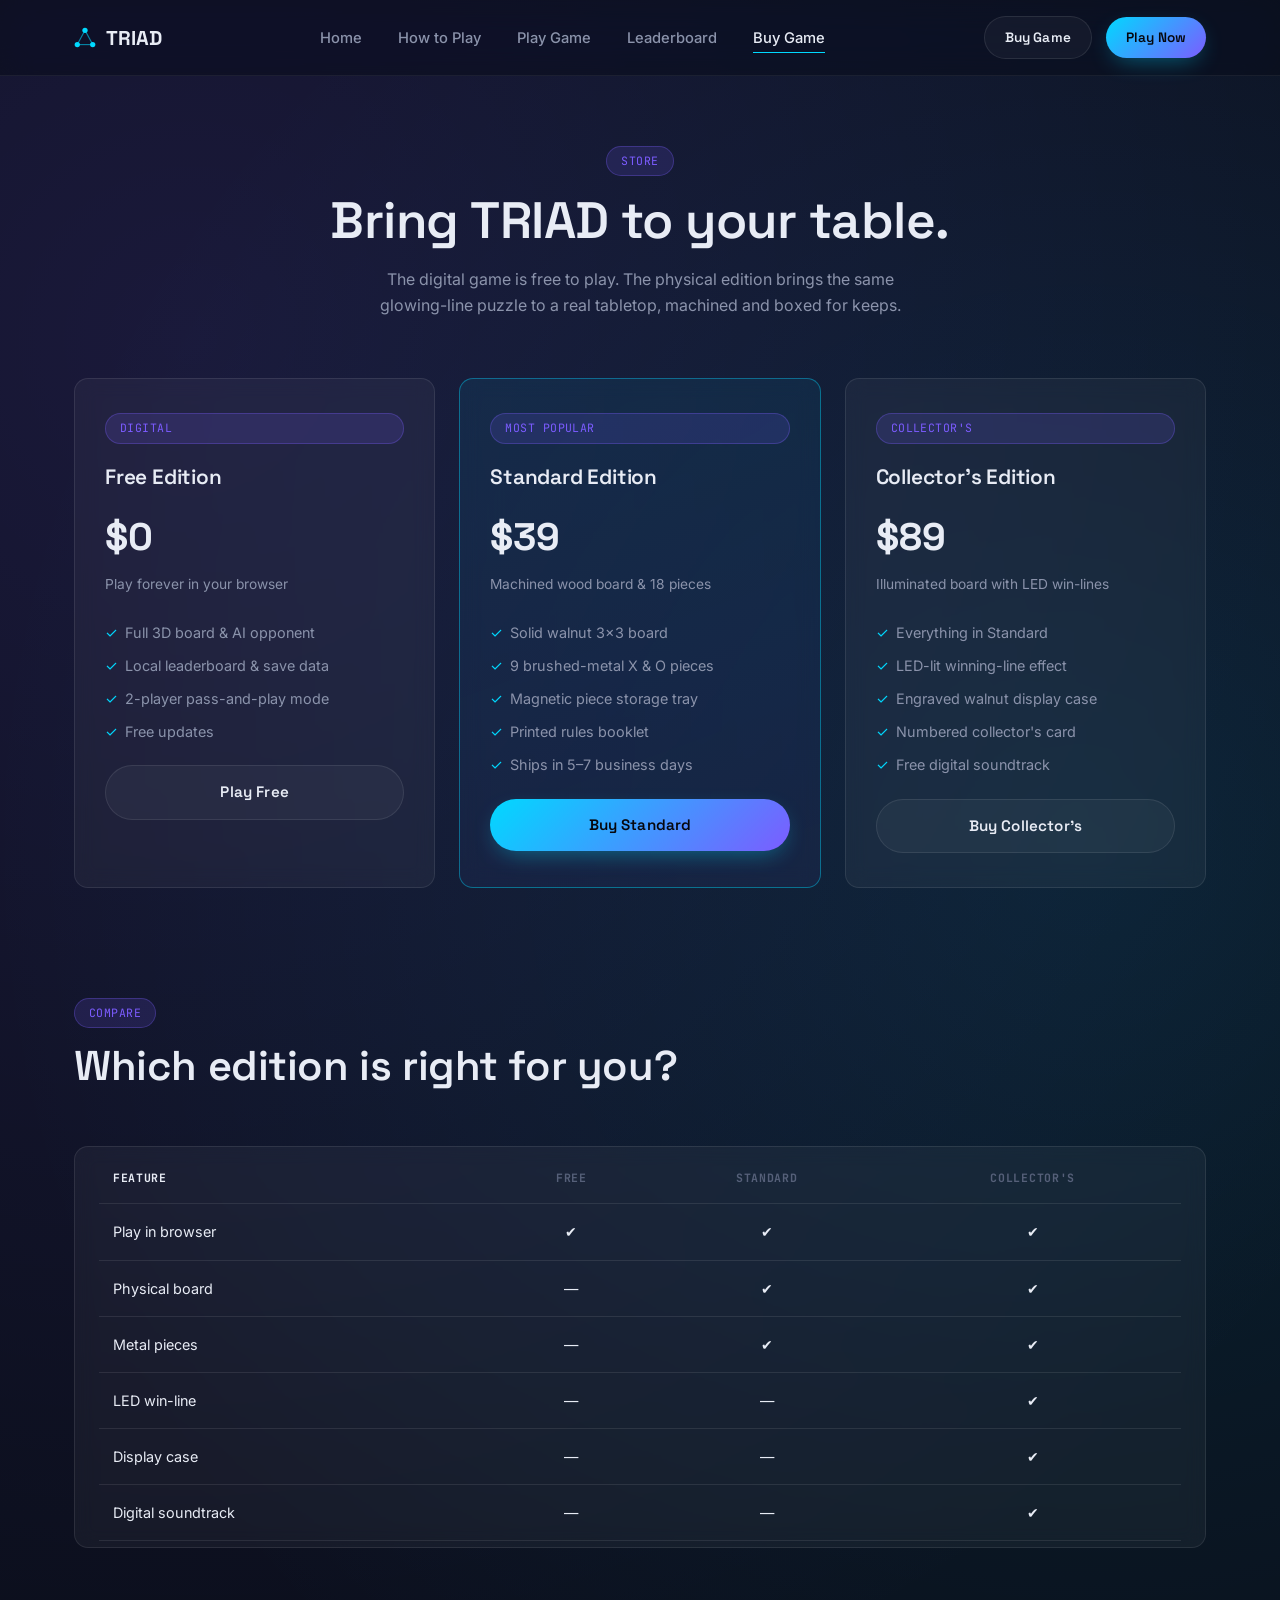
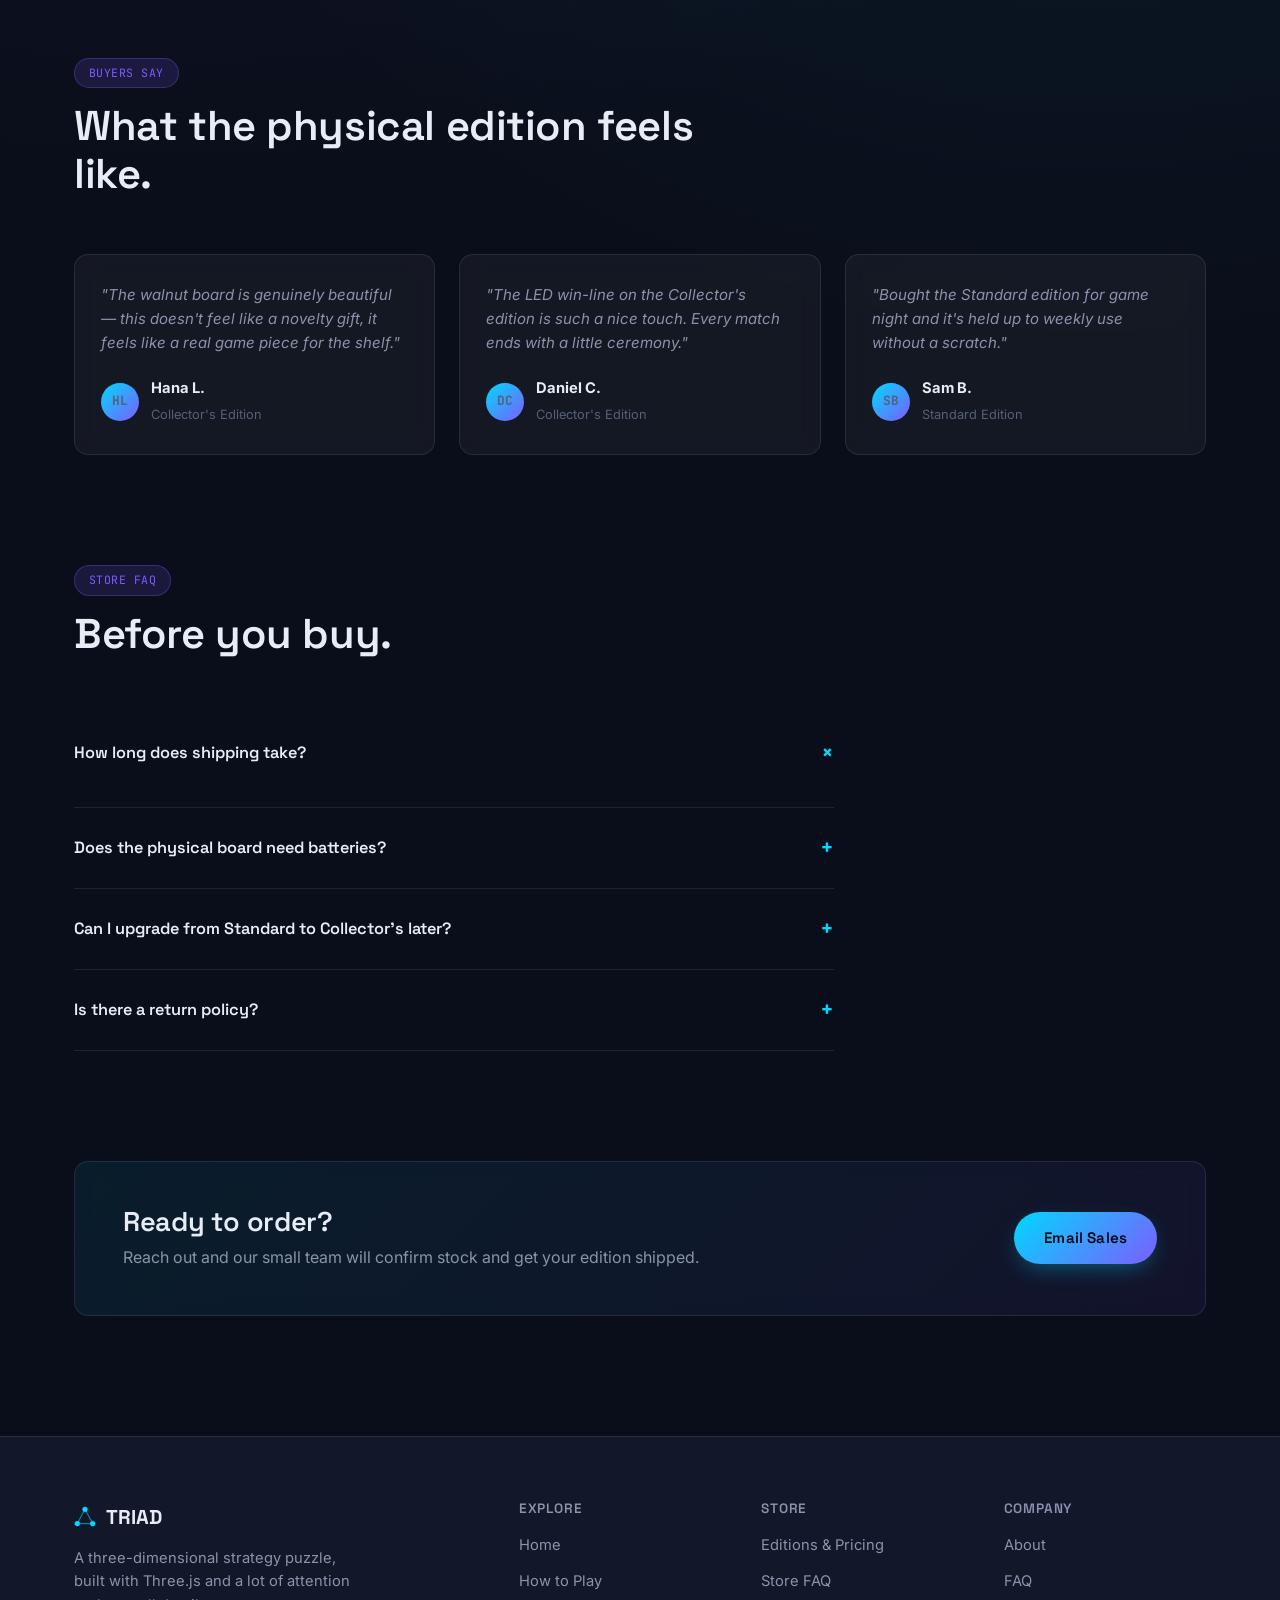
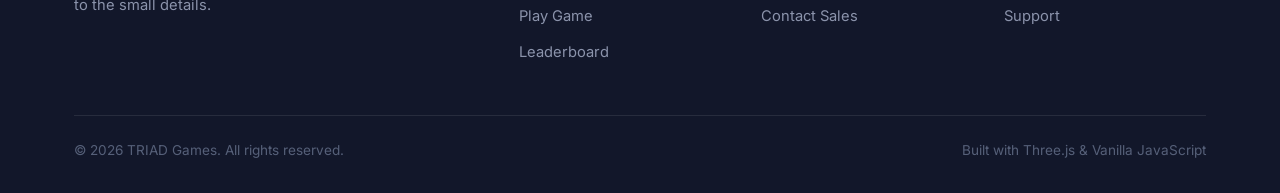
<file: buy.html>
<!DOCTYPE html>
<html lang="en">
<head>
  <meta charset="UTF-8">
  <meta name="viewport" content="width=device-width, initial-scale=1.0">
  <title>Buy Game — TRIAD</title>
  <meta name="description" content="Bring TRIAD home. Compare editions, see pricing, and get the physical puzzle board built for the tabletop.">
  <link rel="stylesheet" href="css/style.css">
</head>
<body>

  <nav class="navbar">
    <div class="container">
      <a href="index.html" class="logo">
        <svg class="triad-mark" viewBox="0 0 20 20"><circle cx="10" cy="3" r="2.4"/><circle cx="3" cy="16" r="2.4"/><circle cx="17" cy="16" r="2.4"/><line x1="10" y1="3" x2="3" y2="16"/><line x1="10" y1="3" x2="17" y2="16"/><line x1="3" y1="16" x2="17" y2="16"/></svg>
        TRIAD
      </a>
      <ul class="nav-links">
        <li><a href="index.html">Home</a></li>
        <li><a href="how-to-play.html">How to Play</a></li>
        <li><a href="play.html">Play Game</a></li>
        <li><a href="leaderboard.html">Leaderboard</a></li>
        <li><a href="buy.html">Buy Game</a></li>
      </ul>
      <div class="nav-cta">
        <a href="buy.html" class="btn btn-ghost btn-sm">Buy Game</a>
        <a href="play.html" class="btn btn-primary btn-sm">Play Now</a>
      </div>
      <button class="nav-toggle" aria-label="Toggle menu"><span></span><span></span><span></span></button>
    </div>
  </nav>

  <header class="page-header">
    <div class="container">
      <div class="eyebrow"><span class="pill">STORE</span></div>
      <h1>Bring TRIAD to your table.</h1>
      <p>The digital game is free to play. The physical edition brings the same glowing-line puzzle to a real tabletop, machined and boxed for keeps.</p>
    </div>
  </header>

  <main>
    <!-- PRICING -->
    <section style="padding-top:0;">
      <div class="container">
        <div class="grid-3">
          <div class="pricing-card glass-card reveal">
            <span class="pill">DIGITAL</span>
            <h3>Free Edition</h3>
            <div class="price"><span>$0</span></div>
            <p class="price-note">Play forever in your browser</p>
            <ul class="price-features">
              <li>Full 3D board &amp; AI opponent</li>
              <li>Local leaderboard &amp; save data</li>
              <li>2-player pass-and-play mode</li>
              <li>Free updates</li>
            </ul>
            <a href="play.html" class="btn btn-ghost btn-block">Play Free</a>
          </div>

          <div class="pricing-card glass-card featured reveal">
            <span class="pill">MOST POPULAR</span>
            <h3>Standard Edition</h3>
            <div class="price"><span>$39</span></div>
            <p class="price-note">Machined wood board &amp; 18 pieces</p>
            <ul class="price-features">
              <li>Solid walnut 3×3 board</li>
              <li>9 brushed-metal X &amp; O pieces</li>
              <li>Magnetic piece storage tray</li>
              <li>Printed rules booklet</li>
              <li>Ships in 5–7 business days</li>
            </ul>
            <a href="#contact" class="btn btn-primary btn-block">Buy Standard</a>
          </div>

          <div class="pricing-card glass-card reveal">
            <span class="pill">COLLECTOR'S</span>
            <h3>Collector's Edition</h3>
            <div class="price"><span>$89</span></div>
            <p class="price-note">Illuminated board with LED win-lines</p>
            <ul class="price-features">
              <li>Everything in Standard</li>
              <li>LED-lit winning-line effect</li>
              <li>Engraved walnut display case</li>
              <li>Numbered collector's card</li>
              <li>Free digital soundtrack</li>
            </ul>
            <a href="#contact" class="btn btn-ghost btn-block">Buy Collector's</a>
          </div>
        </div>
      </div>
    </section>

    <!-- COMPARISON -->
    <section style="padding-top:0;">
      <div class="container">
        <div class="section-head reveal">
          <div class="section-tag"><span class="pill">COMPARE</span></div>
          <h2>Which edition is right for you?</h2>
        </div>
        <div class="glass-card reveal" style="overflow-x:auto; padding:6px 24px;">
          <table class="compare-table">
            <thead>
              <tr><th>Feature</th><th>Free</th><th>Standard</th><th>Collector's</th></tr>
            </thead>
            <tbody>
              <tr><td>Play in browser</td><td>✔</td><td>✔</td><td>✔</td></tr>
              <tr><td>Physical board</td><td>—</td><td>✔</td><td>✔</td></tr>
              <tr><td>Metal pieces</td><td>—</td><td>✔</td><td>✔</td></tr>
              <tr><td>LED win-line</td><td>—</td><td>—</td><td>✔</td></tr>
              <tr><td>Display case</td><td>—</td><td>—</td><td>✔</td></tr>
              <tr><td>Digital soundtrack</td><td>—</td><td>—</td><td>✔</td></tr>
            </tbody>
          </table>
        </div>
      </div>
    </section>

    <!-- TESTIMONIALS -->
    <section style="padding-top:0;">
      <div class="container">
        <div class="section-head reveal">
          <div class="section-tag"><span class="pill">BUYERS SAY</span></div>
          <h2>What the physical edition feels like.</h2>
        </div>
        <div class="grid-3">
          <div class="testimonial-card glass-card reveal">
            <p>"The walnut board is genuinely beautiful — this doesn't feel like a novelty gift, it feels like a real game piece for the shelf."</p>
            <div class="testimonial-author"><span class="player-avatar-sm">HL</span><div><strong>Hana L.</strong><span>Collector's Edition</span></div></div>
          </div>
          <div class="testimonial-card glass-card reveal">
            <p>"The LED win-line on the Collector's edition is such a nice touch. Every match ends with a little ceremony."</p>
            <div class="testimonial-author"><span class="player-avatar-sm">DC</span><div><strong>Daniel C.</strong><span>Collector's Edition</span></div></div>
          </div>
          <div class="testimonial-card glass-card reveal">
            <p>"Bought the Standard edition for game night and it's held up to weekly use without a scratch."</p>
            <div class="testimonial-author"><span class="player-avatar-sm">SB</span><div><strong>Sam B.</strong><span>Standard Edition</span></div></div>
          </div>
        </div>
      </div>
    </section>

    <!-- FAQ -->
    <section id="faq" style="padding-top:0;">
      <div class="container">
        <div class="section-head reveal">
          <div class="section-tag"><span class="pill">STORE FAQ</span></div>
          <h2>Before you buy.</h2>
        </div>
        <div class="faq-list reveal">
          <div class="faq-item open">
            <div class="faq-question"><span>How long does shipping take?</span><span class="plus">+</span></div>
            <div class="faq-answer"><p>Standard and Collector's editions ship within 5–7 business days domestically, with international delivery typically taking 10–14 days.</p></div>
          </div>
          <div class="faq-item">
            <div class="faq-question"><span>Does the physical board need batteries?</span><span class="plus">+</span></div>
            <div class="faq-answer"><p>Only the Collector's edition, for its LED win-line effect. It ships with a rechargeable battery and USB-C cable included.</p></div>
          </div>
          <div class="faq-item">
            <div class="faq-question"><span>Can I upgrade from Standard to Collector's later?</span><span class="plus">+</span></div>
            <div class="faq-answer"><p>There's currently no upgrade path between physical editions, but your digital account and leaderboard history carry over regardless of which one you own.</p></div>
          </div>
          <div class="faq-item">
            <div class="faq-question"><span>Is there a return policy?</span><span class="plus">+</span></div>
            <div class="faq-answer"><p>Yes — unused, unopened editions can be returned within 30 days of delivery for a full refund.</p></div>
          </div>
        </div>
      </div>
    </section>

    <!-- CONTACT CTA -->
    <section id="contact" style="padding-top:0; padding-bottom:120px;">
      <div class="container">
        <div class="contact-cta glass-card reveal">
          <div>
            <h2>Ready to order?</h2>
            <p>Reach out and our small team will confirm stock and get your edition shipped.</p>
          </div>
          <a href="mailto:orders@triadgames.example" class="btn btn-primary">Email Sales</a>
        </div>
      </div>
    </section>
  </main>

  <footer>
    <div class="container">
      <div class="footer-grid">
        <div class="footer-brand">
          <a href="index.html" class="logo">
            <svg class="triad-mark" viewBox="0 0 20 20"><circle cx="10" cy="3" r="2.4"/><circle cx="3" cy="16" r="2.4"/><circle cx="17" cy="16" r="2.4"/><line x1="10" y1="3" x2="3" y2="16"/><line x1="10" y1="3" x2="17" y2="16"/><line x1="3" y1="16" x2="17" y2="16"/></svg>
            TRIAD
          </a>
          <p>A three-dimensional strategy puzzle, built with Three.js and a lot of attention to the small details.</p>
        </div>
        <div>
          <h4>Explore</h4>
          <ul>
            <li><a href="index.html">Home</a></li>
            <li><a href="how-to-play.html">How to Play</a></li>
            <li><a href="play.html">Play Game</a></li>
            <li><a href="leaderboard.html">Leaderboard</a></li>
          </ul>
        </div>
        <div>
          <h4>Store</h4>
          <ul>
            <li><a href="buy.html">Editions & Pricing</a></li>
            <li><a href="buy.html#faq">Store FAQ</a></li>
            <li><a href="buy.html#contact">Contact Sales</a></li>
          </ul>
        </div>
        <div>
          <h4>Company</h4>
          <ul>
            <li><a href="index.html#about">About</a></li>
            <li><a href="index.html#faq">FAQ</a></li>
            <li><a href="#">Support</a></li>
          </ul>
        </div>
      </div>
      <div class="footer-bottom">
        <span>&copy; 2026 TRIAD Games. All rights reserved.</span>
        <span>Built with Three.js &amp; Vanilla JavaScript</span>
      </div>
    </div>
  </footer>

  <script src="js/app.js"></script>
</body>
</html>
</file>
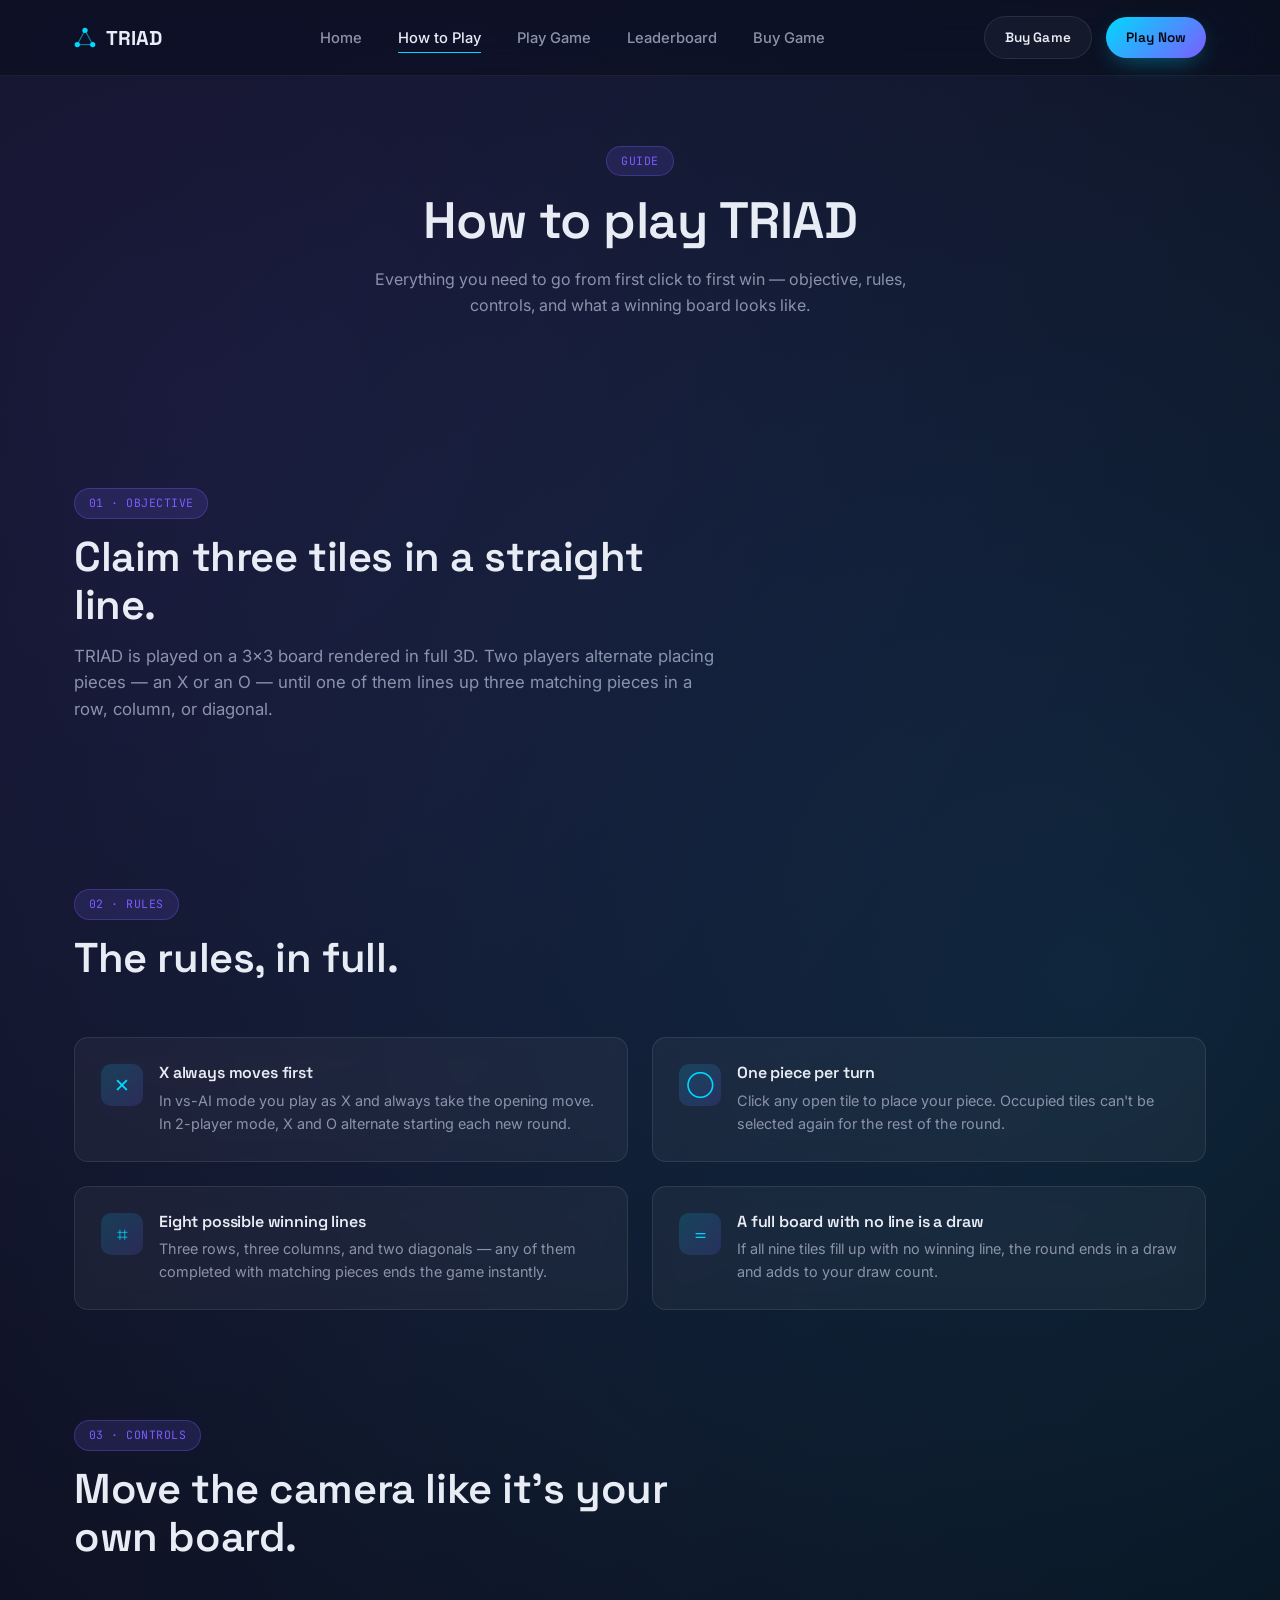
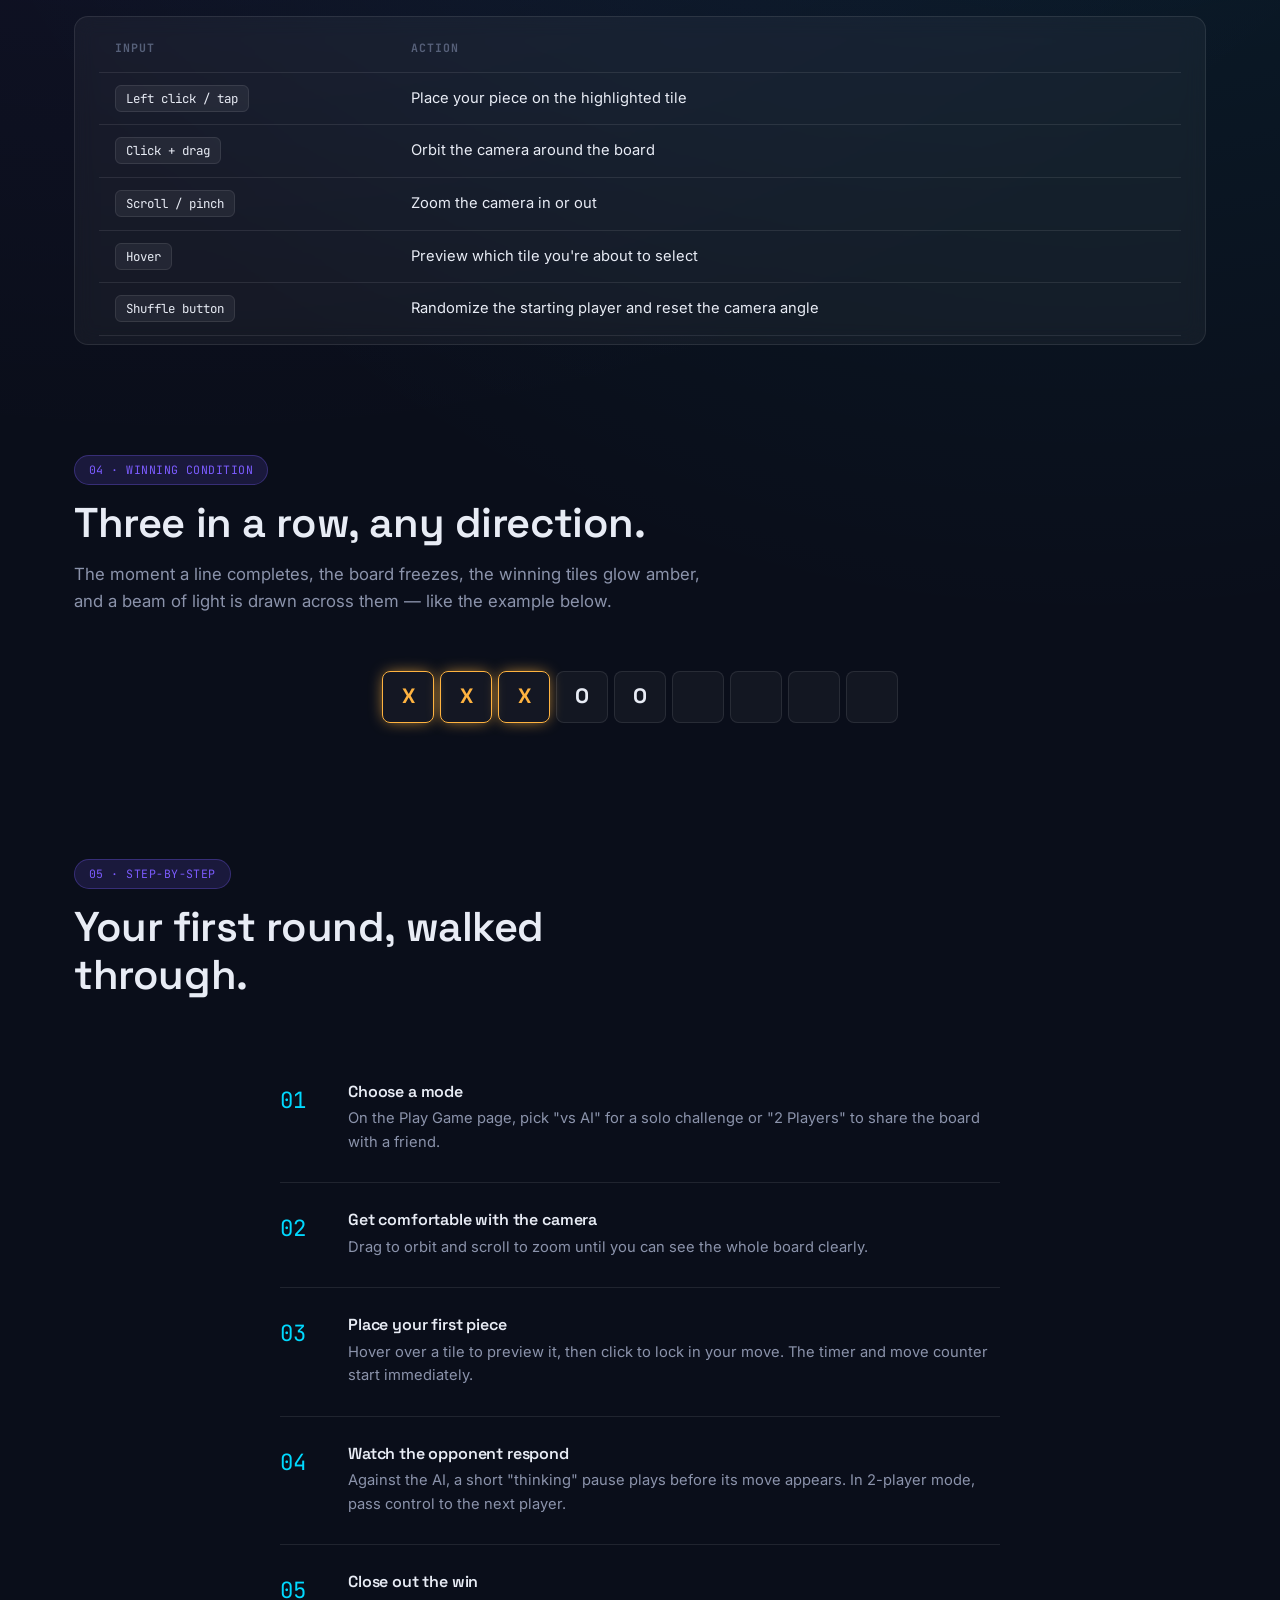
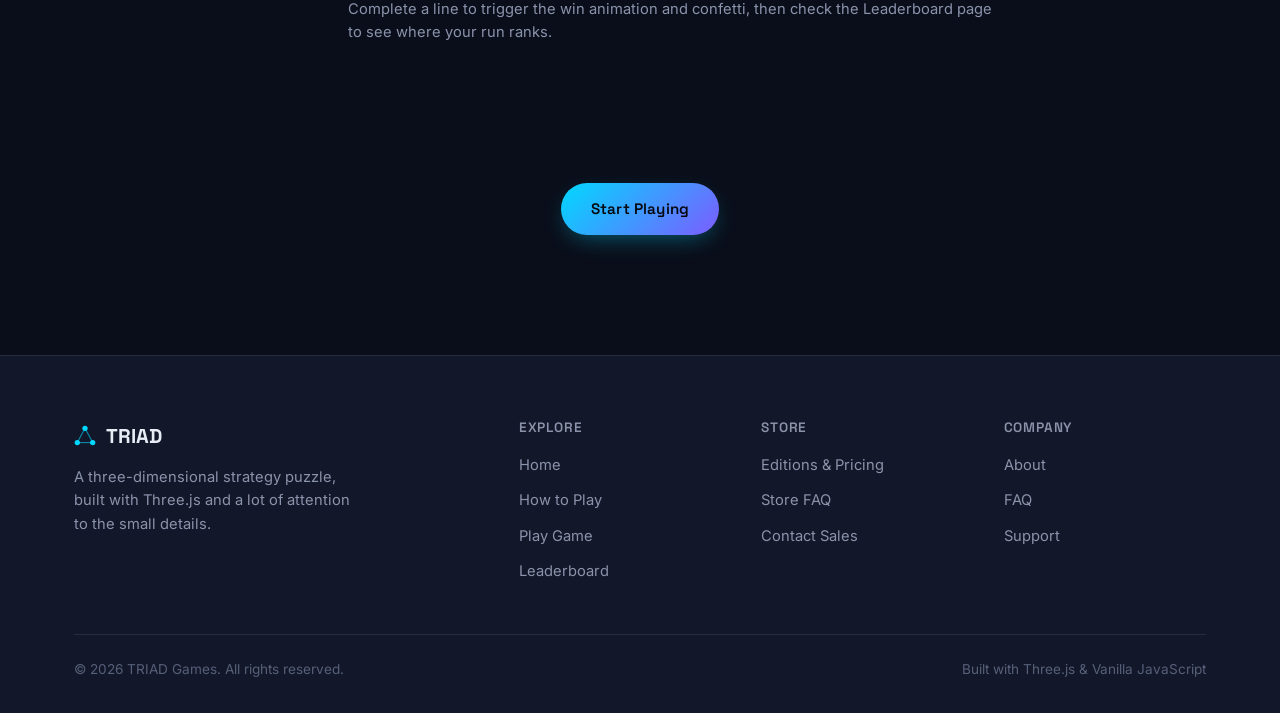
<file: how-to-play.html>
<!DOCTYPE html>
<html lang="en">
<head>
  <meta charset="UTF-8">
  <meta name="viewport" content="width=device-width, initial-scale=1.0">
  <title>How to Play — TRIAD</title>
  <meta name="description" content="Learn the objective, rules, controls, and winning condition for TRIAD, the 3D strategy puzzle game.">
  <link rel="stylesheet" href="css/style.css">
</head>
<body>

  <nav class="navbar">
    <div class="container">
      <a href="index.html" class="logo">
        <svg class="triad-mark" viewBox="0 0 20 20"><circle cx="10" cy="3" r="2.4"/><circle cx="3" cy="16" r="2.4"/><circle cx="17" cy="16" r="2.4"/><line x1="10" y1="3" x2="3" y2="16"/><line x1="10" y1="3" x2="17" y2="16"/><line x1="3" y1="16" x2="17" y2="16"/></svg>
        TRIAD
      </a>
      <ul class="nav-links">
        <li><a href="index.html">Home</a></li>
        <li><a href="how-to-play.html">How to Play</a></li>
        <li><a href="play.html">Play Game</a></li>
        <li><a href="leaderboard.html">Leaderboard</a></li>
        <li><a href="buy.html">Buy Game</a></li>
      </ul>
      <div class="nav-cta">
        <a href="buy.html" class="btn btn-ghost btn-sm">Buy Game</a>
        <a href="play.html" class="btn btn-primary btn-sm">Play Now</a>
      </div>
      <button class="nav-toggle" aria-label="Toggle menu"><span></span><span></span><span></span></button>
    </div>
  </nav>

  <header class="page-header">
    <div class="container">
      <div class="eyebrow"><span class="pill">GUIDE</span></div>
      <h1>How to play TRIAD</h1>
      <p>Everything you need to go from first click to first win — objective, rules, controls, and what a winning board looks like.</p>
    </div>
  </header>

  <main>
    <!-- OBJECTIVE -->
    <section>
      <div class="container">
        <div class="section-head reveal">
          <div class="section-tag"><span class="pill">01 · OBJECTIVE</span></div>
          <h2>Claim three tiles in a straight line.</h2>
          <p>TRIAD is played on a 3×3 board rendered in full 3D. Two players alternate placing pieces — an X or an O — until one of them lines up three matching pieces in a row, column, or diagonal.</p>
        </div>
      </div>
    </section>

    <!-- RULES -->
    <section style="padding-top:0;">
      <div class="container">
        <div class="section-head reveal">
          <div class="section-tag"><span class="pill">02 · RULES</span></div>
          <h2>The rules, in full.</h2>
        </div>
        <div class="htp-grid reveal">
          <div class="rule-card glass-card">
            <div class="rule-icon">✕</div>
            <div><h4>X always moves first</h4><p>In vs-AI mode you play as X and always take the opening move. In 2-player mode, X and O alternate starting each new round.</p></div>
          </div>
          <div class="rule-card glass-card">
            <div class="rule-icon">◯</div>
            <div><h4>One piece per turn</h4><p>Click any open tile to place your piece. Occupied tiles can't be selected again for the rest of the round.</p></div>
          </div>
          <div class="rule-card glass-card">
            <div class="rule-icon">⌗</div>
            <div><h4>Eight possible winning lines</h4><p>Three rows, three columns, and two diagonals — any of them completed with matching pieces ends the game instantly.</p></div>
          </div>
          <div class="rule-card glass-card">
            <div class="rule-icon">＝</div>
            <div><h4>A full board with no line is a draw</h4><p>If all nine tiles fill up with no winning line, the round ends in a draw and adds to your draw count.</p></div>
          </div>
        </div>
      </div>
    </section>

    <!-- CONTROLS -->
    <section style="padding-top:0;">
      <div class="container">
        <div class="section-head reveal">
          <div class="section-tag"><span class="pill">03 · CONTROLS</span></div>
          <h2>Move the camera like it's your own board.</h2>
        </div>
        <div class="glass-card reveal" style="padding:8px 24px;">
          <table class="controls-table">
            <thead><tr><th>Input</th><th>Action</th></tr></thead>
            <tbody>
              <tr><td><span class="key-badge">Left click / tap</span></td><td>Place your piece on the highlighted tile</td></tr>
              <tr><td><span class="key-badge">Click + drag</span></td><td>Orbit the camera around the board</td></tr>
              <tr><td><span class="key-badge">Scroll / pinch</span></td><td>Zoom the camera in or out</td></tr>
              <tr><td><span class="key-badge">Hover</span></td><td>Preview which tile you're about to select</td></tr>
              <tr><td><span class="key-badge">Shuffle button</span></td><td>Randomize the starting player and reset the camera angle</td></tr>
            </tbody>
          </table>
        </div>
      </div>
    </section>

    <!-- WINNING CONDITION -->
    <section style="padding-top:0;">
      <div class="container">
        <div class="section-head reveal">
          <div class="section-tag"><span class="pill">04 · WINNING CONDITION</span></div>
          <h2>Three in a row, any direction.</h2>
          <p>The moment a line completes, the board freezes, the winning tiles glow amber, and a beam of light is drawn across them — like the example below.</p>
        </div>
        <div class="win-visual reveal">
          <div class="cell win">X</div><div class="cell win">X</div><div class="cell win">X</div>
          <div class="cell">O</div><div class="cell">O</div><div class="cell"></div>
          <div class="cell"></div><div class="cell"></div><div class="cell"></div>
        </div>
      </div>
    </section>

    <!-- STEP BY STEP -->
    <section style="padding-top:0;">
      <div class="container">
        <div class="section-head reveal">
          <div class="section-tag"><span class="pill">05 · STEP-BY-STEP</span></div>
          <h2>Your first round, walked through.</h2>
        </div>
        <div class="steps reveal">
          <div class="step-item">
            <div class="step-num">01</div>
            <div><h4>Choose a mode</h4><p>On the Play Game page, pick "vs AI" for a solo challenge or "2 Players" to share the board with a friend.</p></div>
          </div>
          <div class="step-item">
            <div class="step-num">02</div>
            <div><h4>Get comfortable with the camera</h4><p>Drag to orbit and scroll to zoom until you can see the whole board clearly.</p></div>
          </div>
          <div class="step-item">
            <div class="step-num">03</div>
            <div><h4>Place your first piece</h4><p>Hover over a tile to preview it, then click to lock in your move. The timer and move counter start immediately.</p></div>
          </div>
          <div class="step-item">
            <div class="step-num">04</div>
            <div><h4>Watch the opponent respond</h4><p>Against the AI, a short "thinking" pause plays before its move appears. In 2-player mode, pass control to the next player.</p></div>
          </div>
          <div class="step-item">
            <div class="step-num">05</div>
            <div><h4>Close out the win</h4><p>Complete a line to trigger the win animation and confetti, then check the Leaderboard page to see where your run ranks.</p></div>
          </div>
        </div>
      </div>
    </section>

    <section style="padding-top:0; padding-bottom:120px; text-align:center;">
      <div class="container reveal">
        <a href="play.html" class="btn btn-primary">Start Playing</a>
      </div>
    </section>
  </main>

  <footer>
    <div class="container">
      <div class="footer-grid">
        <div class="footer-brand">
          <a href="index.html" class="logo">
            <svg class="triad-mark" viewBox="0 0 20 20"><circle cx="10" cy="3" r="2.4"/><circle cx="3" cy="16" r="2.4"/><circle cx="17" cy="16" r="2.4"/><line x1="10" y1="3" x2="3" y2="16"/><line x1="10" y1="3" x2="17" y2="16"/><line x1="3" y1="16" x2="17" y2="16"/></svg>
            TRIAD
          </a>
          <p>A three-dimensional strategy puzzle, built with Three.js and a lot of attention to the small details.</p>
        </div>
        <div>
          <h4>Explore</h4>
          <ul>
            <li><a href="index.html">Home</a></li>
            <li><a href="how-to-play.html">How to Play</a></li>
            <li><a href="play.html">Play Game</a></li>
            <li><a href="leaderboard.html">Leaderboard</a></li>
          </ul>
        </div>
        <div>
          <h4>Store</h4>
          <ul>
            <li><a href="buy.html">Editions & Pricing</a></li>
            <li><a href="buy.html#faq">Store FAQ</a></li>
            <li><a href="buy.html#contact">Contact Sales</a></li>
          </ul>
        </div>
        <div>
          <h4>Company</h4>
          <ul>
            <li><a href="index.html#about">About</a></li>
            <li><a href="index.html#faq">FAQ</a></li>
            <li><a href="#">Support</a></li>
          </ul>
        </div>
      </div>
      <div class="footer-bottom">
        <span>&copy; 2026 TRIAD Games. All rights reserved.</span>
        <span>Built with Three.js &amp; Vanilla JavaScript</span>
      </div>
    </div>
  </footer>

  <script src="js/app.js"></script>
</body>
</html>
</file>
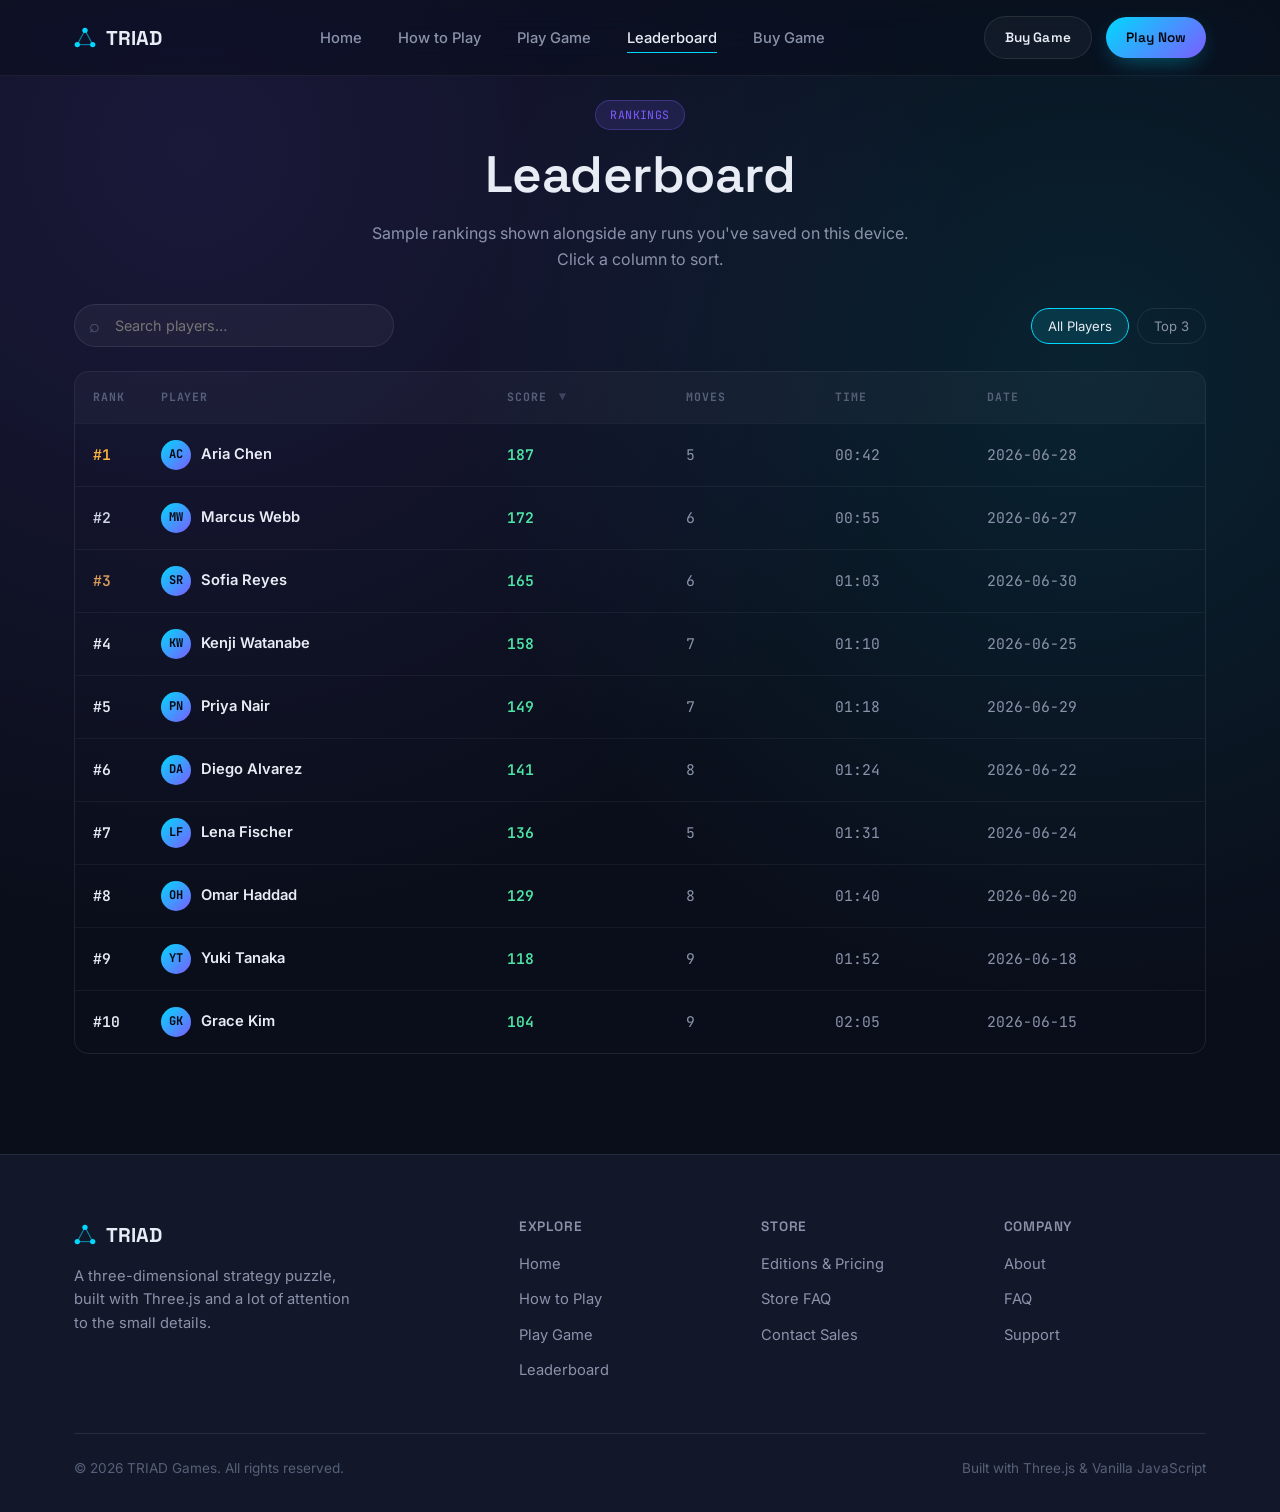
<file: leaderboard.html>
<!DOCTYPE html>
<html lang="en">
<head>
  <meta charset="UTF-8">
  <meta name="viewport" content="width=device-width, initial-scale=1.0">
  <title>Leaderboard — TRIAD</title>
  <meta name="description" content="See how your TRIAD runs stack up. Search, sort, and filter the global leaderboard by score, moves, and time.">
  <link rel="stylesheet" href="css/style.css">
  <link rel="stylesheet" href="css/leaderboard.css">
</head>
<body>

  <nav class="navbar">
    <div class="container">
      <a href="index.html" class="logo">
        <svg class="triad-mark" viewBox="0 0 20 20"><circle cx="10" cy="3" r="2.4"/><circle cx="3" cy="16" r="2.4"/><circle cx="17" cy="16" r="2.4"/><line x1="10" y1="3" x2="3" y2="16"/><line x1="10" y1="3" x2="17" y2="16"/><line x1="3" y1="16" x2="17" y2="16"/></svg>
        TRIAD
      </a>
      <ul class="nav-links">
        <li><a href="index.html">Home</a></li>
        <li><a href="how-to-play.html">How to Play</a></li>
        <li><a href="play.html">Play Game</a></li>
        <li><a href="leaderboard.html">Leaderboard</a></li>
        <li><a href="buy.html">Buy Game</a></li>
      </ul>
      <div class="nav-cta">
        <a href="buy.html" class="btn btn-ghost btn-sm">Buy Game</a>
        <a href="play.html" class="btn btn-primary btn-sm">Play Now</a>
      </div>
      <button class="nav-toggle" aria-label="Toggle menu"><span></span><span></span><span></span></button>
    </div>
  </nav>

  <div class="board-wrap">
    <div class="container">
      <div class="page-header" style="padding-top:0; padding-bottom:32px;">
        <div class="eyebrow"><span class="pill">RANKINGS</span></div>
        <h1>Leaderboard</h1>
        <p>Sample rankings shown alongside any runs you've saved on this device. Click a column to sort.</p>
      </div>

      <div class="board-toolbar">
        <div class="search-box">
          <input type="text" id="board-search" placeholder="Search players…">
        </div>
        <div class="rank-filter">
          <button class="active" data-filter="all">All Players</button>
          <button data-filter="top3">Top 3</button>
        </div>
      </div>

      <div class="board-table-wrap">
        <table class="board-table">
          <thead>
            <tr>
              <th>Rank</th>
              <th data-key="name">Player <span class="arrow"></span></th>
              <th data-key="score">Score <span class="arrow"></span></th>
              <th data-key="moves">Moves <span class="arrow"></span></th>
              <th data-key="time">Time <span class="arrow"></span></th>
              <th data-key="date">Date <span class="arrow"></span></th>
            </tr>
          </thead>
          <tbody id="board-body">
            <!-- Rendered by js/leaderboard.js -->
          </tbody>
        </table>
      </div>
    </div>
  </div>

  <footer>
    <div class="container">
      <div class="footer-grid">
        <div class="footer-brand">
          <a href="index.html" class="logo">
            <svg class="triad-mark" viewBox="0 0 20 20"><circle cx="10" cy="3" r="2.4"/><circle cx="3" cy="16" r="2.4"/><circle cx="17" cy="16" r="2.4"/><line x1="10" y1="3" x2="3" y2="16"/><line x1="10" y1="3" x2="17" y2="16"/><line x1="3" y1="16" x2="17" y2="16"/></svg>
            TRIAD
          </a>
          <p>A three-dimensional strategy puzzle, built with Three.js and a lot of attention to the small details.</p>
        </div>
        <div>
          <h4>Explore</h4>
          <ul>
            <li><a href="index.html">Home</a></li>
            <li><a href="how-to-play.html">How to Play</a></li>
            <li><a href="play.html">Play Game</a></li>
            <li><a href="leaderboard.html">Leaderboard</a></li>
          </ul>
        </div>
        <div>
          <h4>Store</h4>
          <ul>
            <li><a href="buy.html">Editions & Pricing</a></li>
            <li><a href="buy.html#faq">Store FAQ</a></li>
            <li><a href="buy.html#contact">Contact Sales</a></li>
          </ul>
        </div>
        <div>
          <h4>Company</h4>
          <ul>
            <li><a href="index.html#about">About</a></li>
            <li><a href="index.html#faq">FAQ</a></li>
            <li><a href="#">Support</a></li>
          </ul>
        </div>
      </div>
      <div class="footer-bottom">
        <span>&copy; 2026 TRIAD Games. All rights reserved.</span>
        <span>Built with Three.js &amp; Vanilla JavaScript</span>
      </div>
    </div>
  </footer>

  <script src="js/app.js"></script>
  <script src="js/leaderboard.js"></script>
</body>
</html>
</file>
<file: css/style.css>
/* =====================================================
   TRIAD — Shared Stylesheet
   Design tokens + global layout, nav, footer, components
   ===================================================== */

@import url('https://fonts.googleapis.com/css2?family=Space+Grotesk:wght@500;600;700&family=Inter:wght@400;500;600&family=JetBrains+Mono:wght@400;500;600&display=swap');

:root{
  /* Color tokens */
  --bg:            #0a0e1a;
  --bg-elevated:   #12172a;
  --bg-card:       rgba(255,255,255,0.045);
  --border-glass:  rgba(255,255,255,0.09);
  --accent-cyan:   #00d9ff;
  --accent-violet: #7c5cff;
  --accent-amber:  #ffb340;
  --text:          #e8ecf5;
  --text-dim:      #8b93ab;
  --text-faint:    #566079;
  --danger:        #ff5c7a;
  --success:       #4ee6a6;

  /* Type tokens */
  --font-display: 'Space Grotesk', sans-serif;
  --font-body:    'Inter', sans-serif;
  --font-mono:    'JetBrains Mono', monospace;

  /* Layout */
  --max-width: 1180px;
  --radius: 14px;
  --radius-sm: 8px;
  --nav-height: 76px;
}

*{ margin:0; padding:0; box-sizing:border-box; }

html{ scroll-behavior:smooth; }

body{
  background: var(--bg);
  color: var(--text);
  font-family: var(--font-body);
  line-height: 1.6;
  overflow-x: hidden;
  background-image:
    radial-gradient(circle at 15% 10%, rgba(124,92,255,0.14), transparent 45%),
    radial-gradient(circle at 85% 25%, rgba(0,217,255,0.10), transparent 40%);
}

@media (prefers-reduced-motion: reduce){
  *{ animation-duration: 0.01ms !important; transition-duration: 0.01ms !important; }
}

a{ color:inherit; text-decoration:none; }
ul{ list-style:none; }
img{ max-width:100%; display:block; }
button{ font-family:inherit; cursor:pointer; border:none; background:none; color:inherit; }

.container{
  max-width: var(--max-width);
  margin: 0 auto;
  padding: 0 24px;
}

h1,h2,h3,h4{
  font-family: var(--font-display);
  font-weight: 600;
  letter-spacing: -0.01em;
  line-height: 1.15;
}

.eyebrow{
  font-family: var(--font-mono);
  font-size: 0.78rem;
  letter-spacing: 0.14em;
  text-transform: uppercase;
  color: var(--accent-cyan);
  display: inline-flex;
  align-items: center;
  gap: 10px;
}

/* Triad mark — three connected nodes, the brand signature */
.triad-mark{ width:16px; height:16px; flex-shrink:0; }
.triad-mark circle{ fill: currentColor; }
.triad-mark line{ stroke: currentColor; stroke-width:1; opacity:0.6; }

.section-tag{
  display:flex; align-items:center; gap:10px; margin-bottom:14px;
}

/* ---------- Buttons ---------- */
.btn{
  display:inline-flex; align-items:center; justify-content:center; gap:8px;
  padding: 14px 30px;
  border-radius: 999px;
  font-family: var(--font-display);
  font-weight:600;
  font-size: 0.95rem;
  letter-spacing:0.01em;
  transition: transform 0.25s ease, box-shadow 0.25s ease, background 0.25s ease;
  white-space: nowrap;
}
.btn-primary{
  background: linear-gradient(135deg, var(--accent-cyan), var(--accent-violet));
  color: #06070d;
  box-shadow: 0 8px 24px -8px rgba(0,217,255,0.45);
}
.btn-primary:hover{ transform: translateY(-2px); box-shadow: 0 12px 28px -6px rgba(124,92,255,0.55); }
.btn-ghost{
  background: rgba(255,255,255,0.04);
  border: 1px solid var(--border-glass);
  color: var(--text);
}
.btn-ghost:hover{ background: rgba(255,255,255,0.09); transform: translateY(-2px); }
.btn-sm{ padding: 10px 20px; font-size:0.85rem; }
.btn-block{ width:100%; }

/* ---------- Navbar ---------- */
.navbar{
  position: fixed; top:0; left:0; right:0; z-index: 1000;
  height: var(--nav-height);
  display:flex; align-items:center;
  background: rgba(10,14,26,0.6);
  backdrop-filter: blur(16px) saturate(140%);
  border-bottom: 1px solid rgba(255,255,255,0.06);
}
.navbar .container{ display:flex; align-items:center; justify-content:space-between; width:100%; }
.logo{
  display:flex; align-items:center; gap:10px;
  font-family: var(--font-display); font-weight:700; font-size:1.25rem;
  color: var(--text);
}
.logo .triad-mark{ color: var(--accent-cyan); width:22px; height:22px; }
.nav-links{ display:flex; align-items:center; gap:36px; }
.nav-links a{
  font-size:0.92rem; color: var(--text-dim); font-weight:500;
  position:relative; padding: 6px 0; transition: color 0.2s ease;
}
.nav-links a::after{
  content:""; position:absolute; left:0; bottom:0; height:1px; width:0;
  background: var(--accent-cyan); transition: width 0.25s ease;
}
.nav-links a:hover, .nav-links a.active{ color: var(--text); }
.nav-links a:hover::after, .nav-links a.active::after{ width:100%; }
.nav-cta{ display:flex; align-items:center; gap:14px; }
.nav-toggle{
  display:none; flex-direction:column; gap:5px; width:26px; z-index:1001;
}
.nav-toggle span{ height:2px; width:100%; background: var(--text); border-radius:2px; transition: all 0.25s ease; }

@media (max-width: 880px){
  .nav-links{
    position:fixed; top: var(--nav-height); left:0; right:0;
    flex-direction:column; align-items:flex-start; gap:0;
    background: rgba(10,14,26,0.98);
    border-bottom: 1px solid var(--border-glass);
    max-height:0; overflow:hidden; transition: max-height 0.35s ease;
  }
  .nav-links.open{ max-height:400px; }
  .nav-links a{ width:100%; padding:16px 24px; }
  .nav-links a::after{ display:none; }
  .nav-cta .btn-ghost{ display:none; }
  .nav-toggle{ display:flex; }
}

/* ---------- Glass card ---------- */
.glass-card{
  background: var(--bg-card);
  border: 1px solid var(--border-glass);
  border-radius: var(--radius);
  backdrop-filter: blur(10px);
  transition: transform 0.3s ease, border-color 0.3s ease, background 0.3s ease;
}
.glass-card:hover{
  transform: translateY(-4px);
  border-color: rgba(0,217,255,0.3);
  background: rgba(255,255,255,0.065);
}

/* ---------- Section spacing ---------- */
section{ padding: 110px 0; position:relative; }
.section-head{ max-width:640px; margin-bottom:56px; }
.section-head h2{ font-size: clamp(1.9rem, 3.4vw, 2.6rem); margin-top:14px; }
.section-head p{ color: var(--text-dim); margin-top:14px; font-size:1.05rem; }

/* ---------- Grid helpers ---------- */
.grid-3{ display:grid; grid-template-columns: repeat(3, 1fr); gap:24px; }
.grid-2{ display:grid; grid-template-columns: repeat(2, 1fr); gap:24px; }
@media (max-width: 900px){ .grid-3{ grid-template-columns:1fr 1fr; } }
@media (max-width: 640px){ .grid-3, .grid-2{ grid-template-columns:1fr; } }

/* ---------- Scroll reveal ---------- */
.reveal{ opacity:0; transform: translateY(28px); transition: opacity 0.7s ease, transform 0.7s ease; }
.reveal.visible{ opacity:1; transform: translateY(0); }

/* ---------- Footer ---------- */
footer{
  border-top: 1px solid var(--border-glass);
  padding: 64px 0 32px;
  background: var(--bg-elevated);
}
.footer-grid{
  display:grid; grid-template-columns: 2fr 1fr 1fr 1fr; gap:40px;
  padding-bottom:40px;
}
.footer-grid h4{ font-size:0.85rem; letter-spacing:0.06em; text-transform:uppercase; color: var(--text-dim); margin-bottom:16px; }
.footer-grid ul li{ margin-bottom:10px; }
.footer-grid ul li a{ color: var(--text-dim); font-size:0.92rem; transition: color 0.2s ease; }
.footer-grid ul li a:hover{ color: var(--accent-cyan); }
.footer-brand p{ color: var(--text-dim); margin-top:14px; max-width:280px; font-size:0.92rem; }
.footer-bottom{
  border-top: 1px solid var(--border-glass);
  padding-top:24px;
  display:flex; justify-content:space-between; align-items:center;
  color: var(--text-faint); font-size:0.85rem;
}
@media (max-width: 800px){
  .footer-grid{ grid-template-columns: 1fr 1fr; }
  .footer-bottom{ flex-direction:column; gap:10px; text-align:center; }
}

/* ---------- FAQ accordion ---------- */
.faq-item{
  border-bottom: 1px solid var(--border-glass);
  padding: 22px 0;
}
.faq-question{
  display:flex; justify-content:space-between; align-items:center;
  cursor:pointer; font-family: var(--font-display); font-weight:600; font-size:1.02rem;
}
.faq-question .plus{ font-size:1.4rem; color: var(--accent-cyan); transition: transform 0.3s ease; }
.faq-item.open .plus{ transform: rotate(45deg); }
.faq-answer{
  max-height:0; overflow:hidden; transition: max-height 0.35s ease;
  color: var(--text-dim); font-size:0.95rem;
}
.faq-item.open .faq-answer{ padding-top:14px; }

/* ---------- Page header (non-home pages) ---------- */
.page-header{
  padding: calc(var(--nav-height) + 70px) 0 60px;
  text-align:center;
}
.page-header .eyebrow{ justify-content:center; }
.page-header h1{ font-size: clamp(2.1rem, 4.5vw, 3.2rem); margin-top:16px; }
.page-header p{ color: var(--text-dim); max-width:560px; margin: 16px auto 0; }

/* ---------- Badge / pill ---------- */
.pill{
  display:inline-block; padding:5px 14px; border-radius:999px;
  font-family: var(--font-mono); font-size:0.72rem; letter-spacing:0.04em;
  background: rgba(124,92,255,0.15); color: var(--accent-violet);
  border: 1px solid rgba(124,92,255,0.3);
}

/* =====================================================
   HOME PAGE — hero, about, features, why, testimonials
   ===================================================== */

.hero{
  padding: calc(var(--nav-height) + 60px) 0 90px;
  position:relative;
  overflow:hidden;
}
.hero-inner{
  display:grid; grid-template-columns: 1.05fr 0.95fr; gap:40px; align-items:center;
}
.hero-copy h1{
  font-size: clamp(2.4rem, 5vw, 3.6rem);
  margin-top:18px;
}
.hero-lede{ color: var(--text-dim); font-size:1.08rem; margin-top:20px; max-width:520px; }
.hero-actions{ display:flex; gap:14px; margin-top:32px; flex-wrap:wrap; }
.hero-stats{
  display:flex; gap:36px; margin-top:48px; padding-top:32px;
  border-top: 1px solid var(--border-glass);
}
.hero-stats div{ display:flex; flex-direction:column; gap:4px; }
.hero-stats strong{ font-family: var(--font-display); font-size:1.5rem; }
.hero-stats strong .dim{ color: var(--text-faint); font-size:1rem; }
.hero-stats span{ font-size:0.82rem; color: var(--text-faint); }

.hero-visual{
  position:relative; aspect-ratio: 1/1;
  border-radius: var(--radius);
}
#hero-canvas{ width:100%; height:100%; display:block; }

@media (max-width: 900px){
  .hero-inner{ grid-template-columns:1fr; }
  .hero-visual{ order:-1; max-height:340px; }
}

/* ---------- About ---------- */
.about-grid{ align-items:center; }
.about-panel{ padding:28px; }
.about-row{
  display:flex; justify-content:space-between; padding:14px 0;
  border-bottom: 1px solid rgba(255,255,255,0.06); font-size:0.92rem;
}
.about-row:last-child{ border-bottom:none; }
.about-row span{ color: var(--text-dim); }

/* ---------- Feature cards ---------- */
.feature-card{ padding:32px 26px; }
.feature-icon{
  width:48px; height:48px; border-radius:12px;
  display:flex; align-items:center; justify-content:center;
  background: linear-gradient(135deg, rgba(0,217,255,0.15), rgba(124,92,255,0.15));
  font-size:1.3rem; margin-bottom:18px; color: var(--accent-cyan);
}
.feature-card h3{ font-size:1.15rem; margin-bottom:8px; }
.feature-card p{ color: var(--text-dim); font-size:0.92rem; }

/* ---------- Why choose us ---------- */
.why-list{ margin: 22px 0 30px; display:flex; flex-direction:column; gap:14px; }
.why-list li{ color: var(--text-dim); font-size:0.96rem; padding-left:22px; position:relative; }
.why-list li::before{ content:"—"; position:absolute; left:0; color: var(--accent-cyan); }
.why-list strong{ color: var(--text); }
.why-visual{ display:flex; flex-direction:column; gap:16px; }
.why-card{ padding:22px 24px; }
.why-card.offset{ margin-left:32px; }
.why-card h4{ margin:10px 0 6px; font-size:1.02rem; }
.why-card p{ color: var(--text-dim); font-size:0.88rem; }
@media (max-width: 640px){ .why-card.offset{ margin-left:0; } }

/* ---------- Testimonials ---------- */
.testimonial-card{ padding:28px 26px; display:flex; flex-direction:column; gap:22px; }
.testimonial-card p{ color: var(--text-dim); font-size:0.94rem; font-style:italic; }
.testimonial-author{ display:flex; align-items:center; gap:12px; }
.player-avatar-sm{
  width:38px; height:38px; border-radius:50%; flex-shrink:0;
  background: linear-gradient(135deg, var(--accent-cyan), var(--accent-violet));
  display:flex; align-items:center; justify-content:center;
  font-family: var(--font-mono); font-size:0.78rem; font-weight:700; color:#06070d;
}
.testimonial-author strong{ display:block; font-size:0.92rem; }
.testimonial-author span{ font-size:0.8rem; color: var(--text-faint); }

/* ---------- FAQ list wrapper ---------- */
.faq-list{ max-width:760px; }

/* =====================================================
   HOW TO PLAY PAGE
   ===================================================== */

.htp-grid{ display:grid; grid-template-columns: 1fr 1fr; gap:24px; }
@media (max-width:800px){ .htp-grid{ grid-template-columns:1fr; } }

.rule-card{ padding:26px; display:flex; gap:16px; align-items:flex-start; }
.rule-icon{
  width:42px; height:42px; border-radius:10px; flex-shrink:0;
  display:flex; align-items:center; justify-content:center; font-size:1.2rem;
  background: linear-gradient(135deg, rgba(0,217,255,0.16), rgba(124,92,255,0.16));
  color: var(--accent-cyan);
}
.rule-card h4{ font-size:1rem; margin-bottom:6px; }
.rule-card p{ color: var(--text-dim); font-size:0.9rem; }

.steps{ display:flex; flex-direction:column; gap:0; max-width:720px; margin:0 auto; }
.step-item{ display:flex; gap:20px; padding:28px 0; border-bottom:1px solid var(--border-glass); }
.step-item:last-child{ border-bottom:none; }
.step-num{ font-family: var(--font-mono); font-size:1.4rem; color: var(--accent-cyan); width:48px; flex-shrink:0; }
.step-item h4{ margin-bottom:6px; }
.step-item p{ color: var(--text-dim); font-size:0.92rem; }

.controls-table{ width:100%; border-collapse:collapse; }
.controls-table th, .controls-table td{ text-align:left; padding:14px 16px; border-bottom:1px solid var(--border-glass); font-size:0.92rem; }
.controls-table th{ color: var(--text-faint); font-family: var(--font-mono); font-size:0.72rem; letter-spacing:0.08em; text-transform:uppercase; }
.key-badge{
  font-family: var(--font-mono); font-size:0.78rem; padding:4px 10px; border-radius:6px;
  background: rgba(255,255,255,0.06); border:1px solid var(--border-glass);
}

.win-visual{ display:flex; align-items:center; justify-content:center; gap:6px; margin:26px 0; }
.win-visual .cell{
  width:52px; height:52px; border-radius:8px; background: rgba(255,255,255,0.04);
  border:1px solid var(--border-glass); display:flex; align-items:center; justify-content:center;
  font-family: var(--font-display); font-weight:700; font-size:1.3rem;
}
.win-visual .cell.win{ color: var(--accent-amber); border-color: var(--accent-amber); box-shadow: 0 0 16px -4px var(--accent-amber); }

/* =====================================================
   BUY GAME PAGE — pricing, comparison, contact CTA
   ===================================================== */

.pricing-card{ padding:34px 30px; display:flex; flex-direction:column; gap:16px; position:relative; }
.pricing-card.featured{
  border-color: rgba(0,217,255,0.4);
  background: linear-gradient(160deg, rgba(0,217,255,0.08), rgba(124,92,255,0.06));
}
.pricing-card h3{ font-size:1.3rem; margin-top:6px; }
.pricing-card .price{ font-family: var(--font-display); font-size:2.4rem; font-weight:700; }
.pricing-card .price-note{ color: var(--text-dim); font-size:0.86rem; margin-top:-10px; }
.price-features{ display:flex; flex-direction:column; gap:10px; margin:10px 0 6px; }
.price-features li{ color: var(--text-dim); font-size:0.9rem; padding-left:20px; position:relative; }
.price-features li::before{ content:"✓"; position:absolute; left:0; color: var(--accent-cyan); }

.compare-table{ width:100%; border-collapse:collapse; min-width:520px; }
.compare-table th, .compare-table td{ text-align:center; padding:16px 14px; border-bottom:1px solid var(--border-glass); font-size:0.9rem; }
.compare-table th{ font-family: var(--font-mono); font-size:0.72rem; letter-spacing:0.06em; text-transform:uppercase; color: var(--text-faint); }
.compare-table td:first-child, .compare-table th:first-child{ text-align:left; color: var(--text); }

.contact-cta{
  padding:44px 48px; display:flex; justify-content:space-between; align-items:center; gap:24px; flex-wrap:wrap;
  background: linear-gradient(135deg, rgba(0,217,255,0.08), rgba(124,92,255,0.08));
}
.contact-cta h2{ font-size:1.7rem; margin-bottom:8px; }
.contact-cta p{ color: var(--text-dim); }
</file>
<file: css/leaderboard.css>
/* =====================================================
   TRIAD — Leaderboard Page Stylesheet
   ===================================================== */

.board-wrap{
  padding-top: calc(var(--nav-height) + 24px);
  padding-bottom: 100px;
}

.board-toolbar{
  display:flex; justify-content:space-between; align-items:center; gap:20px;
  margin-bottom:24px; flex-wrap:wrap;
}
.search-box{
  position:relative; flex:1; max-width:320px;
}
.search-box input{
  width:100%; padding:12px 16px 12px 40px; border-radius:999px;
  background: rgba(255,255,255,0.04); border:1px solid var(--border-glass);
  color: var(--text); font-family: var(--font-body); font-size:0.9rem;
}
.search-box input:focus{ outline:none; border-color: var(--accent-cyan); }
.search-box::before{
  content:"⌕"; position:absolute; left:15px; top:50%; transform: translateY(-50%);
  color: var(--text-faint); font-size:1.1rem;
}

.rank-filter{ display:flex; gap:8px; }
.rank-filter button{
  padding:9px 16px; border-radius:999px; font-size:0.82rem;
  border:1px solid var(--border-glass); color: var(--text-dim);
}
.rank-filter button.active{ background: rgba(0,217,255,0.12); border-color: var(--accent-cyan); color: var(--text); }

.board-table-wrap{
  border-radius: var(--radius); overflow:hidden; border:1px solid var(--border-glass);
}
table.board-table{ width:100%; border-collapse:collapse; }
.board-table thead th{
  text-align:left; padding:16px 18px;
  font-family: var(--font-mono); font-size:0.72rem; letter-spacing:0.08em; text-transform:uppercase;
  color: var(--text-faint); background: rgba(255,255,255,0.03);
  cursor:pointer; user-select:none; white-space:nowrap;
}
.board-table thead th:hover{ color: var(--accent-cyan); }
.board-table thead th .arrow{ margin-left:4px; opacity:0.6; }
.board-table tbody tr{
  border-top: 1px solid rgba(255,255,255,0.05);
  transition: background 0.2s ease;
}
.board-table tbody tr:hover{ background: rgba(255,255,255,0.03); }
.board-table td{ padding:16px 18px; font-size:0.92rem; }
.rank-cell{ font-family: var(--font-mono); font-weight:600; width:60px; }
.rank-cell.top1{ color: var(--accent-amber); }
.rank-cell.top2{ color: #cfd6e6; }
.rank-cell.top3{ color: #d99a5b; }
.player-cell{ display:flex; align-items:center; gap:10px; font-weight:600; }
.player-avatar{
  width:30px; height:30px; border-radius:50%; flex-shrink:0;
  background: linear-gradient(135deg, var(--accent-cyan), var(--accent-violet));
  display:flex; align-items:center; justify-content:center;
  font-family: var(--font-mono); font-size:0.75rem; font-weight:700; color:#06070d;
}
.mono-cell{ font-family: var(--font-mono); color: var(--text-dim); }
.score-cell{ font-family: var(--font-mono); color: var(--success); font-weight:600; }
.you-badge{
  font-family: var(--font-mono); font-size:0.65rem; padding:3px 8px; border-radius:999px;
  background: rgba(255,179,64,0.15); color: var(--accent-amber); margin-left:8px;
}
.empty-row td{ text-align:center; padding:48px 0; color: var(--text-faint); }
</file>
